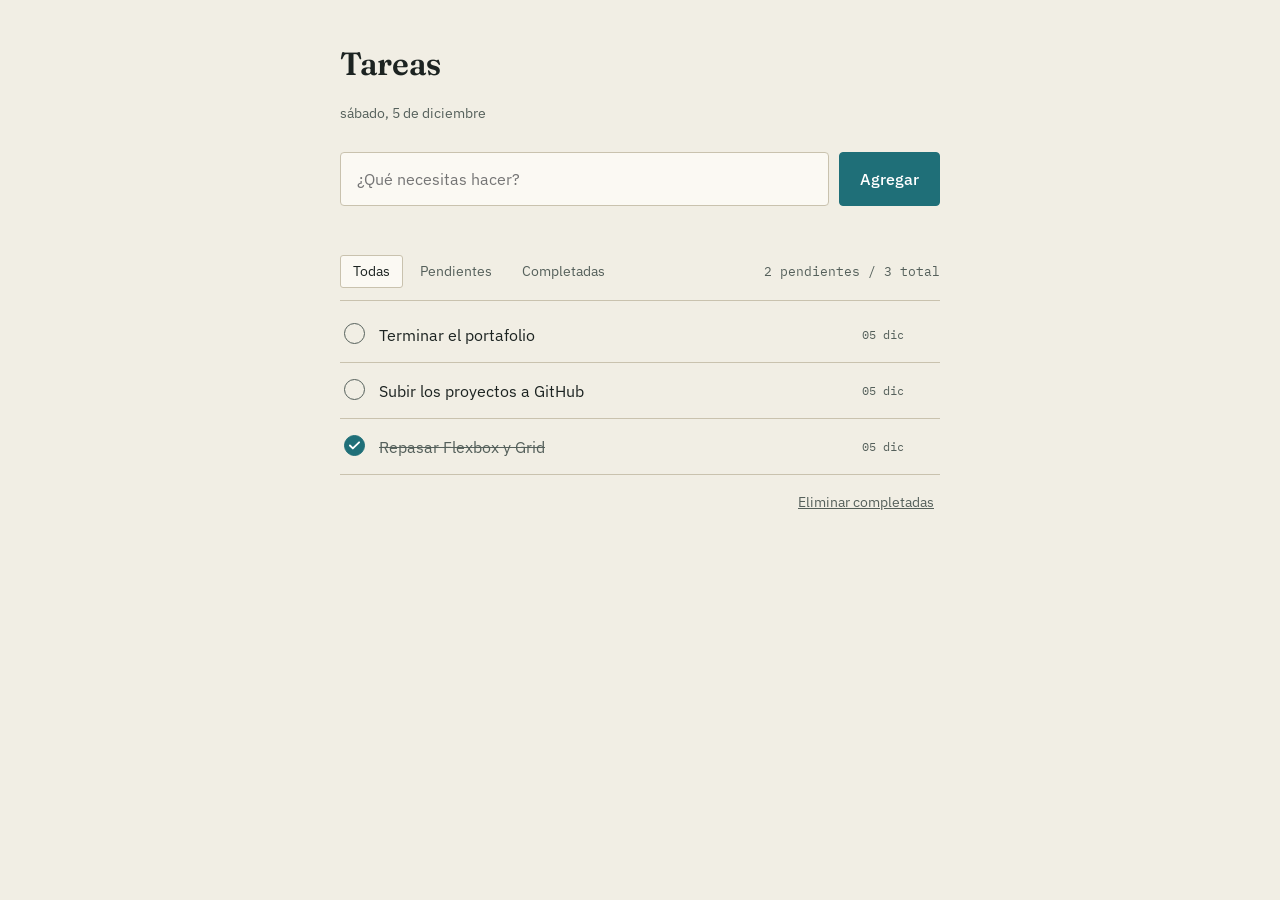
<file: index.html>
<!DOCTYPE html>
<html lang="es">
<head>
<meta charset="UTF-8">
<meta name="viewport" content="width=device-width, initial-scale=1, viewport-fit=cover">
<title>Tareas — Lista de pendientes</title>
<link rel="preconnect" href="https://fonts.googleapis.com">
<link rel="preconnect" href="https://fonts.gstatic.com" crossorigin>
<link href="https://fonts.googleapis.com/css2?family=Fraunces:opsz,wght@9..144,500;9..144,600&family=IBM+Plex+Sans:wght@400;500;600&family=IBM+Plex+Mono:wght@400&display=swap" rel="stylesheet">
<link rel="stylesheet" href="style.css">
</head>
<body>
<div class="app">
  <header class="top">
    <h1>Tareas</h1>
    <p class="date" id="today"></p>
  </header>

  <div class="composer">
    <input id="input" type="text" placeholder="¿Qué necesitas hacer?" maxlength="120" autocomplete="off" aria-label="Nueva tarea">
    <button id="add">Agregar</button>
  </div>
  <p class="error" id="error" role="alert"></p>

  <div class="toolbar">
    <div class="filters" role="group" aria-label="Filtrar tareas">
      <button data-filter="all" aria-pressed="true">Todas</button>
      <button data-filter="active" aria-pressed="false">Pendientes</button>
      <button data-filter="done" aria-pressed="false">Completadas</button>
    </div>
    <span class="counter" id="counter"></span>
  </div>

  <ul class="list" id="list"></ul>
  <div class="footer-bar" id="footerBar" hidden>
    <button class="clear" id="clearDone">Eliminar completadas</button>
  </div>
</div>

<script src="script.js"></script>
</body>
</html>
</file>
<file: style.css>
:root{
    --bg:#F1EEE4; --surface:#FBF9F3; --ink:#1C2321; --ink-soft:#55605B;
    --accent:#1F6F78; --accent-2:#C98A2C; --danger:#A8422F; --line:#C9C2AE;
    box-sizing:border-box;
    padding-top: env(safe-area-inset-top, 0px);
    padding-bottom: env(safe-area-inset-bottom, 0px);
  }
  @media (prefers-color-scheme: dark){
    :root:not([data-theme="light"]){
      --bg:#14181A; --surface:#1C2224; --ink:#ECE7DA; --ink-soft:#A2A99F;
      --accent:#4FB8C4; --accent-2:#E3B15C; --danger:#E08060; --line:#333B3A;
    }
  }
  :root[data-theme="dark"]{
    --bg:#14181A; --surface:#1C2224; --ink:#ECE7DA; --ink-soft:#A2A99F;
    --accent:#4FB8C4; --accent-2:#E3B15C; --danger:#E08060; --line:#333B3A;
  }
  *{ box-sizing:border-box; }
  html,body{ height:100%; }
  body{
    margin:0; background:var(--bg); color:var(--ink);
    font-family:"IBM Plex Sans", system-ui, sans-serif; line-height:1.5;
    display:flex; flex-direction:column; align-items:center;
    padding:40px 20px;
  }
  .app{ width:100%; max-width:600px; }
  header.top{ margin-bottom:28px; }
  h1{ font-family:"Fraunces", Georgia, serif; font-weight:600; font-size:2rem; margin:0 0 6px; letter-spacing:-0.01em; }
  .date{ color:var(--ink-soft); font-size:0.9rem; }

  .composer{ display:flex; gap:10px; margin-bottom:8px; }
  .composer input{
    flex:1; padding:14px 16px; font:inherit; color:var(--ink);
    background:var(--surface); border:1px solid var(--line); border-radius:4px;
  }
  .composer input:focus{ outline:2px solid var(--accent); outline-offset:1px; }
  .composer button{
    padding:0 20px; font:inherit; font-weight:500; cursor:pointer;
    background:var(--accent); color:#fff; border:1px solid var(--accent); border-radius:4px;
    transition:background .15s;
  }
  .composer button:hover{ background:var(--ink); border-color:var(--ink); }
  .composer button:disabled{ opacity:.45; cursor:not-allowed; }
  .error{ color:var(--danger); font-size:0.85rem; min-height:1.3em; margin-bottom:18px; }

  .toolbar{
    display:flex; justify-content:space-between; align-items:center;
    border-bottom:1px solid var(--line); padding-bottom:12px; margin-bottom:6px; gap:16px; flex-wrap:wrap;
  }
  .filters{ display:flex; gap:4px; }
  .filters button{
    font:inherit; font-size:0.88rem; padding:5px 12px; cursor:pointer;
    background:none; border:1px solid transparent; border-radius:3px; color:var(--ink-soft);
  }
  .filters button:hover{ color:var(--ink); }
  .filters button[aria-pressed="true"]{ color:var(--ink); border-color:var(--line); background:var(--surface); }
  .counter{ font-family:"IBM Plex Mono", monospace; font-size:0.82rem; color:var(--ink-soft); }

  ul.list{ list-style:none; margin:0; padding:0; }
  li.task{
    display:flex; align-items:flex-start; gap:14px;
    padding:15px 4px; border-bottom:1px solid var(--line);
  }
  .check{
    flex:0 0 auto; width:21px; height:21px; margin-top:1px; cursor:pointer;
    border:1.5px solid var(--ink-soft); border-radius:50%; background:none;
    display:flex; align-items:center; justify-content:center; padding:0;
    transition:border-color .15s, background .15s;
  }
  .check:hover{ border-color:var(--accent); }
  .check svg{ width:11px; height:11px; opacity:0; transition:opacity .15s; }
  .task.done .check{ background:var(--accent); border-color:var(--accent); }
  .task.done .check svg{ opacity:1; }
  .label{ flex:1; cursor:text; word-break:break-word; padding-top:1px; }
  .task.done .label{ color:var(--ink-soft); text-decoration:line-through; }
  .label-edit{
    flex:1; font:inherit; color:var(--ink); background:var(--surface);
    border:1px solid var(--accent); border-radius:3px; padding:3px 8px;
  }
  .meta{ font-family:"IBM Plex Mono", monospace; font-size:0.72rem; color:var(--ink-soft); flex:0 0 auto; padding-top:4px; }
  .del{
    flex:0 0 auto; background:none; border:none; cursor:pointer; color:var(--ink-soft);
    font-size:1.1rem; line-height:1; padding:2px 4px; opacity:0; transition:opacity .15s, color .15s;
  }
  li.task:hover .del, li.task:focus-within .del{ opacity:1; }
  .del:hover{ color:var(--danger); }
  @media (hover:none){ .del{ opacity:1; } }

  .empty{ padding:56px 8px; text-align:center; color:var(--ink-soft); }
  .empty strong{ display:block; color:var(--ink); font-family:"Fraunces", serif; font-size:1.15rem; margin-bottom:6px; font-weight:500; }

  .footer-bar{ display:flex; justify-content:flex-end; padding-top:16px; }
  .clear{ font:inherit; font-size:0.85rem; background:none; border:none; color:var(--ink-soft); cursor:pointer; text-decoration:underline; }
  .clear:hover{ color:var(--danger); }
  :focus-visible{ outline:2px solid var(--accent); outline-offset:2px; }
  @media (prefers-reduced-motion: reduce){ *{ transition:none !important; } }
</file>
